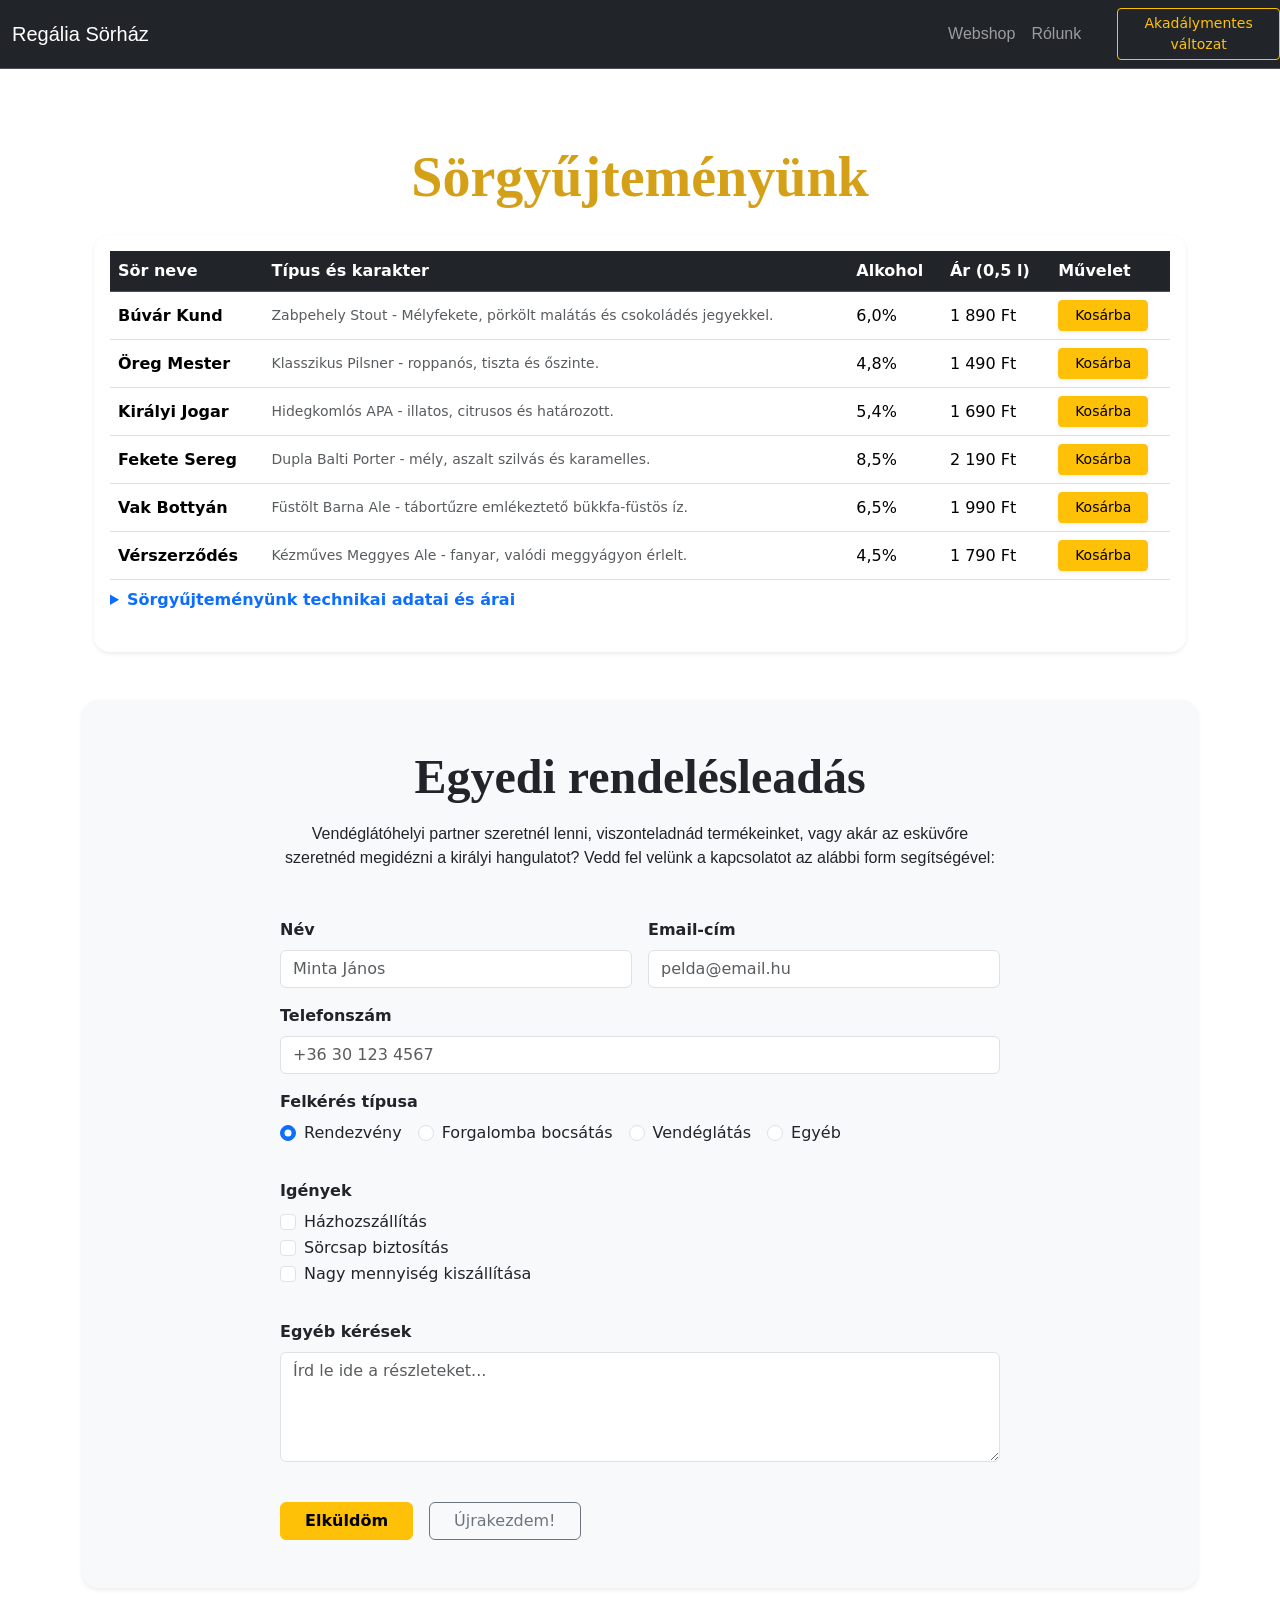
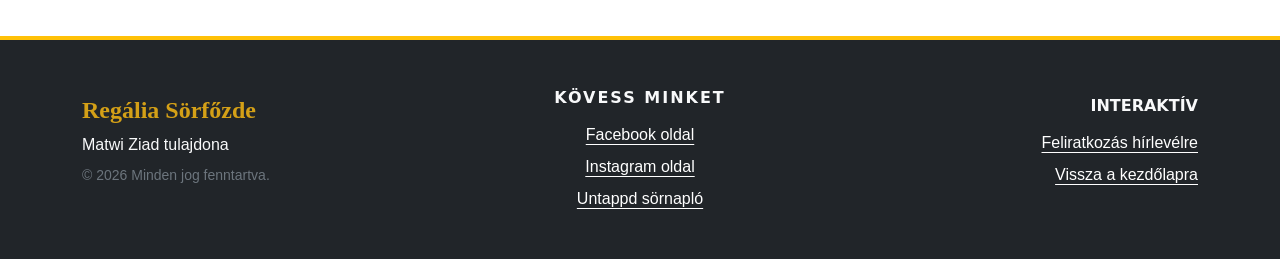
<file: webshop.html>
<!DOCTYPE html>
<html lang="hu">
<head>
    <meta charset="UTF-8">
    <meta name="viewport" content="width=device-width, initial-scale=1.0">
    <title>Webshop - Regalia Sörfőzde</title>
    
    <link href="https://cdn.jsdelivr.net/npm/bootstrap@5.3.2/dist/css/bootstrap.min.css" rel="stylesheet">
    
    <link rel="stylesheet" href="css/style.css">
    <link rel="stylesheet" href="css/print.css" media="print">
</head>
<body class="d-flex flex-column min-vh-100">
    <a href="#main-content" class="skip-link">Ugrás a fő tartalomra</a>
    <header>
    <nav class="navbar navbar-expand-lg bg-dark border-bottom border-body fixed-top" data-bs-theme="dark">
        <div class="container-fluid"> <a class="navbar-brand" href="index.html">Regália Sörház</a>
            
            <button class="navbar-toggler" type="button" data-bs-toggle="collapse" data-bs-target="#sorhazMenu">
                <span class="navbar-toggler-icon"></span>
            </button>

            <div class="collapse navbar-collapse" id="sorhazMenu">
                <ul class="navbar-nav ms-auto">
                    <li class="nav-item"><a class="nav-link" href="webshop.html">Webshop</a></li>
                    <li class="nav-item"><a class="nav-link" href="info.html">Rólunk</a></li>
                </ul>
            </div>
        </div>
        <button id="acc-toggle" class="btn btn-outline-warning btn-sm ms-lg-3 mt-2 mt-lg-0" aria-label="Akadálymentes mód">
                    Akadálymentes változat
        </button>
    </nav>
    </header>
    <main id="main-content" class="container mt-5 pt-5">
        <article class="container my-5">
            <h1 id="tableh1" class="display-4 fw-bold mb-4 text-center " >Sörgyűjteményünk</h1>
            <div class="table-responsive shadow-sm rounded-4 p-3 bg-white">
                <table class="table table-hover align-middle mobile-one-column">
                    <caption>
                        <details>
                            <summary class="fw-bold text-primary cursor-pointer">
                                Sörgyűjteményünk technikai adatai és árai
                            </summary>
                            <p class="small text-muted mt-2 text-start">
                                Ez az adattáblázat 5 oszlopból áll. Az első oszlop a sör nevét, a második a típusát és rövid leírását, a harmadik az alkoholtartalmát mutatja százalékban. A negyedik oszlopban a fél literes kiszerelés ára látható magyar forintban, az utolsó oszlopban pedig a kosárba rakás gomb található.
                            </p>
                        </details>
                    </caption>
                    <thead class="table-dark">
                        <tr>
                            <th scope="col">Sör neve</th>
                            <th scope="col">Típus és karakter</th>
                            <th scope="col">Alkohol</th>
                            <th scope="col">Ár (0,5 l)</th>
                            <th scope="col">Művelet</th>
                        </tr>
                    </thead>
                    <tbody>
                        <tr>
                            <td class="fw-bold" >Búvár Kund</td>
                            <td class="text-muted small">Zabpehely Stout - Mélyfekete, pörkölt malátás és csokoládés jegyekkel.</td>
                            <td>6,0%</td>
                            <td>1 890 Ft</td>
                            <td><button class="btn btn-warning btn-sm shadow-sm px-3">Kosárba</button></td>
                        </tr>
                        <tr>
                            <td class="fw-bold">Öreg Mester</td>
                            <td class="text-muted small">Klasszikus Pilsner - roppanós, tiszta és őszinte.</td>
                            <td>4,8%</td>
                            <td>1 490 Ft</td>
                            <td><button class="btn btn-warning btn-sm shadow-sm px-3">Kosárba</button></td>
                        </tr>
                        <tr>
                            <td class="fw-bold">Királyi Jogar</td>
                            <td class="text-muted small">Hidegkomlós APA - illatos, citrusos és határozott.</td>
                            <td>5,4%</td>
                            <td>1 690 Ft</td>
                            <td><button class="btn btn-warning btn-sm shadow-sm px-3">Kosárba</button></td>
                        </tr>
                        <tr>
                            <td class="fw-bold">Fekete Sereg</td>
                            <td class="text-muted small">Dupla Balti Porter - mély, aszalt szilvás és karamelles.</td>
                            <td>8,5%</td>
                            <td>2 190 Ft</td>
                            <td><button class="btn btn-warning btn-sm shadow-sm px-3">Kosárba</button></td>
                        </tr>
                        <tr>
                            <td class="fw-bold">Vak Bottyán</td>
                            <td class="text-muted small">Füstölt Barna Ale - tábortűzre emlékeztető bükkfa-füstös íz.</td>
                            <td>6,5%</td>
                            <td>1 990 Ft</td>
                            <td><button class="btn btn-warning btn-sm shadow-sm px-3">Kosárba</button></td>
                        </tr>
                        <tr>
                            <td class="fw-bold">Vérszerződés</td>
                            <td class="text-muted small">Kézműves Meggyes Ale - fanyar, valódi meggyágyon érlelt.</td>
                            <td>4,5%</td>
                            <td>1 790 Ft</td>
                            <td><button class="btn btn-warning btn-sm shadow-sm px-3">Kosárba</button></td>
                        </tr>
                    </tbody>
                </table>
            </div>
        </article>
        <section class="container my-5 py-5 bg-light rounded-4 shadow-sm" id="ajanlatkeres">
            <div class="row justify-content-center">
                <div class="col-lg-8">
                    <h2 class="display-5 fw-bold mb-3 text-center">Egyedi rendelésleadás</h2>
                    <p class="text-center mb-5">
                        Vendéglátóhelyi partner szeretnél lenni, viszonteladnád termékeinket, vagy akár az esküvőre szeretnéd megidézni a királyi hangulatot? 
                        Vedd fel velünk a kapcsolatot az alábbi form segítségével:
                    </p>
                    <form action="#" method="post" class="row g-3">
                        <div class="col-md-6">
                            <label for="teljesNev" class="form-label fw-bold">Név</label>
                            <input type="text" class="form-control" id="teljesNev" name="nev" required placeholder="Minta János">
                        </div>

                        <div class="col-md-6">
                            <label for="emailCim" class="form-label fw-bold">Email-cím</label>
                            <input type="email" class="form-control" id="emailCim" name="email" required placeholder="pelda@email.hu">
                        </div>

                        <div class="col-12">
                            <label for="telefonszam" class="form-label fw-bold">Telefonszám</label>
                            <input type="tel" class="form-control" id="telefonszam" name="telefon" placeholder="+36 30 123 4567">
                        </div>
                        <fieldset class="col-12 my-3">
                            <legend class="col-form-label fw-bold pt-0">Felkérés típusa</legend>
                            <div class="d-flex flex-wrap gap-3">
                                <div class="form-check">
                                    <input class="form-check-input" type="radio" name="tipus" id="tipus1" value="rendezveny" checked>
                                    <label class="form-check-label" for="tipus1">Rendezvény</label>
                                </div>
                                <div class="form-check">
                                    <input class="form-check-input" type="radio" name="tipus" id="tipus2" value="forgalmazas">
                                    <label class="form-check-label" for="tipus2">Forgalomba bocsátás</label>
                                </div>
                                <div class="form-check">
                                    <input class="form-check-input" type="radio" name="tipus" id="tipus3" value="vendeglatas">
                                    <label class="form-check-label" for="tipus3">Vendéglátás</label>
                                </div>
                                <div class="form-check">
                                    <input class="form-check-input" type="radio" name="tipus" id="tipus4" value="egyeb">
                                    <label class="form-check-label" for="tipus4">Egyéb</label>
                                </div>
                            </div>
                        </fieldset>
                        <fieldset class="col-12 mb-3">
                            <legend class="col-form-label fw-bold pt-0">Igények</legend>
                            <div class="form-check">
                                <input class="form-check-input" type="checkbox" id="igeny1" name="igenyek" value="szallitas">
                                <label class="form-check-label" for="igeny1">Házhozszállítás</label>
                            </div>
                            <div class="form-check">
                                <input class="form-check-input" type="checkbox" id="igeny2" name="igenyek" value="csap">
                                <label class="form-check-label" for="igeny2">Sörcsap biztosítás</label>
                            </div>
                            <div class="form-check">
                                <input class="form-check-input" type="checkbox" id="igeny3" name="igenyek" value="nagy-mennyiseg">
                                <label class="form-check-label" for="igeny3">Nagy mennyiség kiszállítása</label>
                            </div>
                        </fieldset>
                        <div class="col-12 mb-4">
                            <label for="egyebKeres" class="form-label fw-bold">Egyéb kérések</label>
                            <textarea class="form-control" id="egyebKeres" name="uzenet" rows="4" placeholder="Írd le ide a részleteket..."></textarea>
                        </div>
                        <div class="col-12 d-flex gap-3">
                            <button type="submit" class="btn btn-warning px-4 fw-bold">Elküldöm</button>
                            <button type="reset" class="btn btn-outline-secondary px-4">Újrakezdem!</button>
                        </div>
                    </form>
                </div>
            </div>
        </section>

    </main>
    <footer class="bg-dark text-light py-5 mt-auto border-top border-warning border-4">
        <div class="container">
            <div class="row g-4 align-items-center">
                
                <div class="col-md-4 text-center text-md-start">
                    <h3 class="h4 fw-bold mb-2 brand-text-gold">Regália Sörfőzde</h3>
                    <p class="mb-0">Matwi Ziad tulajdona</p>
                    <p class="small text-secondary mt-2">&copy; 2026 Minden jog fenntartva.</p>
                </div>

                <div class="col-md-4 text-center">
                    <h4 class="h6 fw-bold mb-3 text-uppercase tracking-wide">Kövess minket</h4>
                    <div class="d-flex flex-column gap-2">
                        <a href="https://facebook.com/regalia" target="_blank" class="footer-link">Facebook oldal</a>
                        <a href="https://instagram.com/regalia" target="_blank" class="footer-link">Instagram oldal</a>
                        <a href="https://untappd.com" target="_blank" class="footer-link">Untappd sörnapló</a>
                    </div>
                </div>

                <div class="col-md-4 text-center text-md-end">
                    <h4 class="h6 fw-bold mb-3 text-uppercase">Interaktív</h4>
                    <ul class="list-unstyled d-flex flex-column gap-2">
                        <li><a href="webshop.html#hirlevel" class="footer-link">Feliratkozás hírlevélre</a></li>
                        <li><a href="index.html" class="footer-link">Vissza a kezdőlapra</a></li>
                    </ul>
                </div>

            </div>
        </div>
    </footer>
    <script src="https://cdn.jsdelivr.net/npm/bootstrap@5.3.2/dist/js/bootstrap.bundle.min.js"></script>
    <script src="js/script.js"></script>
</body>
</html>
</file>
<file: css/style.css>
body{
font-size: 1rem;
}


p, li, a {
    font-family: 'Roboto', Tahoma, sans-serif;
    
}

h1, h2, h3 {
    font-family: 'Playfair Display', Georgia, serif;
}

img, video { max-width: 100%; height: auto; }

.hero-beer {

    background: linear-gradient(rgba(0, 0, 0, 0.6), rgba(0, 0, 0, 0.6)), url('../pictures/title_hatter.png');
    background-size: cover;
    background-position: center;
    min-height: 80vh; 
    

}


.hero-beer h1 {
    font-family: 'Segoe UI', Tahoma, Geneva, Verdana, sans-serif;
}

#mainNavbar {
    background-color: rgba(0, 0, 0, 0.9) !important;
    opacity: 1 !important;
    visibility: visible !important;
    pointer-events: auto !important;
}

@media (min-width: 992px) {
#mainNavbar.navbar-transparent {
    opacity: 0 !important;
    visibility: hidden; 
    pointer-events: none; 
    transition: all 0.6s ease-in-out; 
}


#mainNavbar.navbar-scrolled {
    opacity: 1 !important;
    visibility: visible;
    pointer-events: auto;
    background-color: rgba(0, 0, 0, 0.9) !important;
    box-shadow: 0 2px 10px rgba(0,0,0,0.5);
}}

#tableh1{
    color: #d4a017
}

.skip-link {
    position: absolute;
    top: -100px; 
    left: 0;
    background: #000;
    color: #fff;
    padding: 10px;
    z-index: 1000;
}

.skip-link:focus {
    top: 0; 
}

.card-body p, .contact-links a {
    font-family: 'Segoe UI', Tahoma, Geneva, Verdana, sans-serif;
    font-size: 1rem;
}


.custom-link {
    text-decoration: underline !important;
    color: #333;
    transition: color 0.3s ease;
}

.custom-link:hover {
    color: #d4a017; 
}

.custom-link:visited {
    color: #777; 
}


.card-img-top {
    height: 250px;
    object-fit: cover; 
    border-bottom: 3px solid #d4a017;
}


.card {
    transition: transform 0.3s ease, box-shadow 0.3s ease;
}

.card:hover {
    transform: translateY(-8px);
    box-shadow: 0 10px 20px rgba(0,0,0,0.15) !important;
}
@media (max-width: 991px) {
    .object-fit-cover {
        min-height: 300px !important;
        height: 300px;
    }
}

.footer-link {
    color: #ffffff;
    text-decoration: underline !important; 
    text-underline-offset: 4px;
    transition: color 0.3s ease;
}

.brand-text-gold {
    color: #d4a017;
}


.tracking-wide {
    letter-spacing: 2px;
}

.footer-link:visited {
    color: #bbbbbb; 
}

.footer-link:hover {
    color: #d4a017;
    text-decoration-color: #d4a017;
}

@media (max-width: 767.98px) {
    .mobile-one-column thead {
        display: none;
    }

    .mobile-one-column, 
    .mobile-one-column tbody, 
    .mobile-one-column tr, 
    .mobile-one-column td {
        display: block;
        width: 100%;
    }

    .mobile-one-column tr {
        margin-bottom: 1.5rem;
        border: 2px solid #d4a017;
        border-radius: 0.5rem;
        overflow: hidden;
    }

    .mobile-one-column td {
        text-align: center;
        border-bottom: 1px solid #dee2e6;
        padding: 0.75rem;
    }

    .mobile-one-column td:last-child {
        border-bottom: none;
        background-color: #f8f9fa;
    }
}

/* magas kontraszt rész */

body.high-contrast {
    background-color: #000 !important;
    color: #ffff00 !important;
    font-size: 1.3rem !important;
    text-transform: uppercase !important;
}

body.high-contrast .card, 
body.high-contrast .bg-light,
body.high-contrast .bg-dark,
body.high-contrast section,
body.high-contrast footer,
body.high-contrast .modal-content,
body.high-contrast figcaption {
    background-color: #000 !important;
    border: 2px solid #ffff00 !important;
    color: #ffff00 !important;
}

body.high-contrast table,
body.high-contrast thead,
body.high-contrast tbody,
body.high-contrast tr,
body.high-contrast th,
body.high-contrast td {
    background-color: #000 !important;
    color: #ffff00 !important;
    border: 1px solid #ffff00 !important;
}

body.high-contrast a, 
body.high-contrast .nav-link, 
body.high-contrast .brand-text-gold,
body.high-contrast h1, 
body.high-contrast h2, 
body.high-contrast h3,
body.high-contrast .custom-link {
    color: #ffff00 !important;
    text-decoration: underline !important;
}

body.high-contrast .btn {
    background-color: #ffff00 !important;
    color: #000 !important;
    font-weight: bold !important;
    border: 2px solid #ffff00 !important;
}

body.high-contrast img, 
body.high-contrast video {
    filter: grayscale(100%) contrast(200%);
}

body.high-contrast .text-secondary,
body.high-contrast .text-muted,
body.high-contrast .small,
body.high-contrast small {
    color: #ffff00 !important;
    font-size: 1.2rem !important;
    opacity: 1 !important;
}
</file>
<file: css/print.css>
body {
    background-color: #fff !important;
    color: #000 !important;
    font-size: 12pt;
    line-height: 1.5;
}

h1, h2, h3, h4, h5, h6, p, td, th, span, div {
    color: #000 !important;
}

.video-article,
.hero-beer,
header, 
nav, 
#mainNavbar,
footer, 
.btn, 
button, 
video, 
.skip-link, 
#ajanlatkeres {
    display: none !important;
}

.container, 
.container-fluid, 
.row, 
main, 
article, 
section {
    width: 100% !important;
    max-width: 100% !important;
    margin: 0 !important;
    padding: 0 !important;
}

.hero-beer {
    background: none !important;
    min-height: auto !important;
    padding: 2cm 0 !important;
}

.card, 
figure, 
img, 
table, 
tr,
aside {
    page-break-inside: avoid !important;
}

h1, h2, h3 {
    page-break-after: avoid !important;
}

section, .row { page-break-inside: auto !important; }

table {
    border-collapse: collapse !important;
    width: 100% !important;
    margin-bottom: 20px !important;
    page-break-inside: auto !important; 
}


.table-responsive { overflow: visible !important; }

th, td {
    border: 1px solid #000 !important;
    padding: 8px !important;
    text-align: left !important;
}

img {
    max-width: 100% !important;
}

.card {
    border: 1px solid #ccc !important;
    margin-bottom: 1rem !important;
    box-shadow: none !important;
    page-break-inside: avoid !important;
}

a {
    text-decoration: underline !important;
    color: #000 !important;
}
</file>
